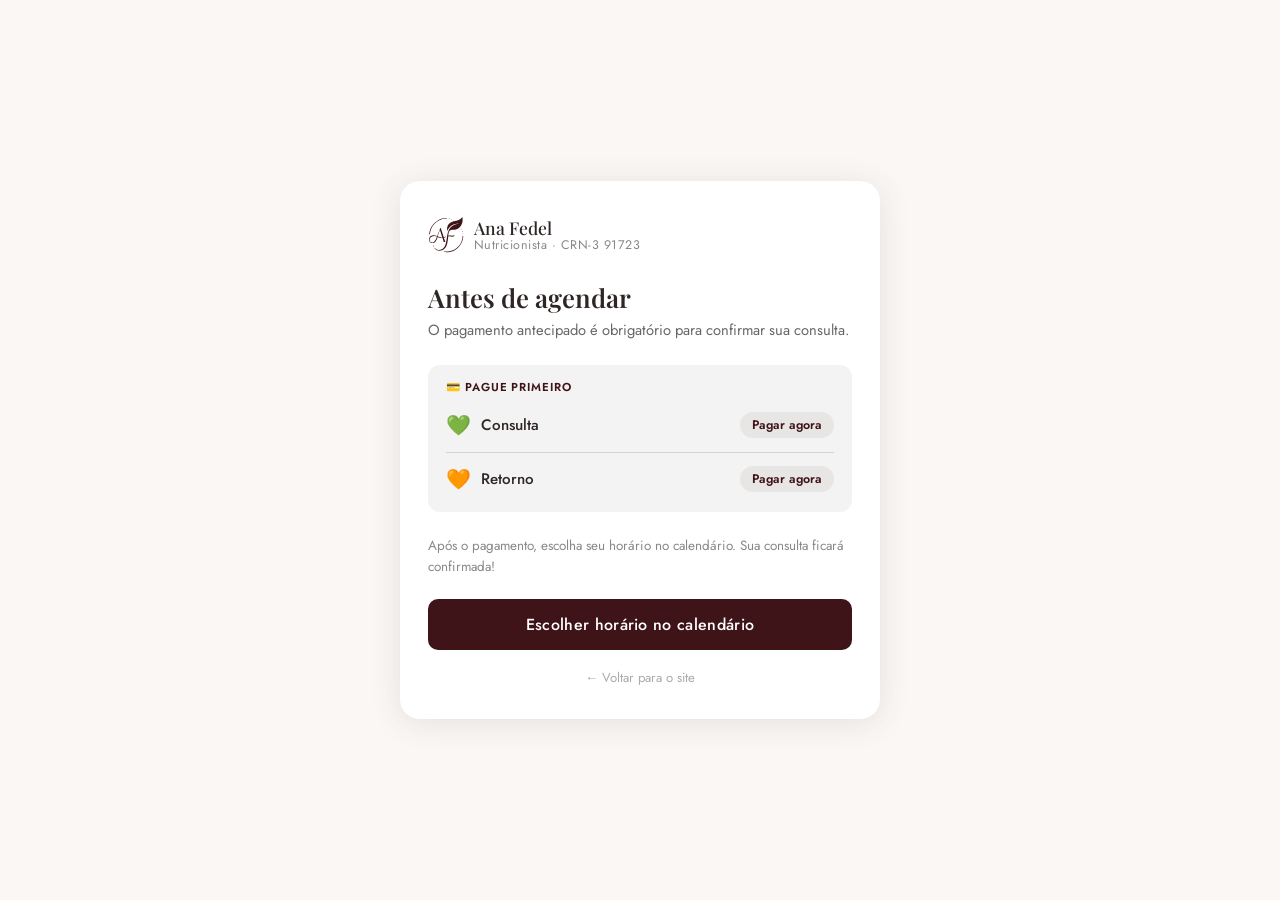
<file: agendar.html>
<!DOCTYPE html>
<html lang="pt-BR">
<head>
  <meta charset="UTF-8" />
  <meta name="viewport" content="width=device-width, initial-scale=1.0" />
  <meta name="robots" content="noindex, nofollow" />
  <title>Agendar Consulta | Ana Fedel Nutricionista</title>
  <link rel="icon" href="./img/logo-s.svg" type="image/svg+xml" />
  <link rel="preconnect" href="https://fonts.googleapis.com" />
  <link rel="preconnect" href="https://fonts.gstatic.com" crossorigin />
  <link href="https://fonts.googleapis.com/css2?family=Bricolage+Grotesque:opsz,wght@12..96,500;12..96,700;12..96,800&family=Playfair+Display:ital,wght@0,400;0,500;0,600;1,400;1,500;1,600&family=Jost:wght@300;400;500;600&display=swap" rel="stylesheet" />
  <style>
    *, *::before, *::after { box-sizing: border-box; margin: 0; padding: 0; }

    body {
      font-family: 'Jost', sans-serif;
      background: #faf7f5;
      min-height: 100svh;
      display: flex;
      flex-direction: column;
      align-items: center;
      justify-content: center;
      padding: 24px 16px;
    }

    .card {
      background: #fff;
      border-radius: 20px;
      max-width: 480px;
      width: 100%;
      padding: 36px 28px 32px;
      box-shadow: 0 4px 32px rgba(74, 64, 63, 0.12);
    }

    .logo {
      display: flex;
      align-items: center;
      gap: 10px;
      margin-bottom: 28px;
    }

    .logo img {
      height: 36px;
      width: auto;
    }

    .logo-name {
      font-family: 'Playfair Display', serif;
      font-size: 1.1rem;
      font-weight: 500;
      color: #2E2524;
      line-height: 1.2;
    }

    .logo-name span {
      display: block;
      font-size: 0.78rem;
      font-family: 'Jost', sans-serif;
      font-weight: 400;
      color: #888;
      letter-spacing: 0.04em;
    }

    h1 {
      font-family: 'Playfair Display', serif;
      font-size: 1.6rem;
      font-weight: 600;
      color: #2E2524;
      line-height: 1.25;
      margin-bottom: 6px;
    }

    .subtitle {
      font-size: 0.92rem;
      color: #666;
      margin-bottom: 24px;
      line-height: 1.5;
    }

    .notice-box {
      background: #F4F3F3;
      border-radius: 12px;
      padding: 6px 4px;
      margin-bottom: 24px;
    }

    .notice-label {
      font-size: 0.72rem;
      font-weight: 600;
      letter-spacing: 0.08em;
      text-transform: uppercase;
      color: #3E1418;
      padding: 8px 14px 4px;
    }

    .payment-item {
      display: flex;
      align-items: center;
      gap: 10px;
      padding: 12px 14px;
      text-decoration: none;
      color: #2E2524;
      border-radius: 8px;
      transition: background 0.15s;
    }

    .payment-item:hover {
      background: #E8E6E5;
    }

    .payment-item .icon {
      font-size: 1.25rem;
      flex-shrink: 0;
    }

    .payment-item .label {
      font-size: 0.95rem;
      font-weight: 500;
      flex: 1;
    }

    .payment-item .badge {
      font-size: 0.78rem;
      font-weight: 600;
      color: #3E1418;
      background: #E8E6E5;
      padding: 4px 12px;
      border-radius: 20px;
      white-space: nowrap;
      flex-shrink: 0;
    }

    .divider {
      border: none;
      border-top: 1px solid #D6D2D1;
      margin: 0 14px;
    }

    .confirm-note {
      font-size: 0.84rem;
      color: #888;
      margin-bottom: 22px;
      line-height: 1.55;
    }

    .btn-calendar {
      display: block;
      width: 100%;
      padding: 14px;
      background: #3E1418;
      color: #fff;
      border: none;
      border-radius: 10px;
      font-size: 1rem;
      font-family: 'Jost', sans-serif;
      font-weight: 500;
      cursor: pointer;
      text-align: center;
      text-decoration: none;
      letter-spacing: 0.02em;
      transition: background 0.15s, transform 0.1s;
    }

    .btn-calendar:hover {
      background: #3E1418;
    }

    .btn-calendar:active {
      transform: scale(0.98);
    }

    .footer-link {
      display: block;
      text-align: center;
      margin-top: 18px;
      font-size: 0.82rem;
      color: #aaa;
      text-decoration: none;
    }

    .footer-link:hover {
      color: #3E1418;
    }
  </style>
</head>
<body>
  <div class="card">
    <div class="logo">
      <img src="./img/logo-s.svg" alt="Logo Ana Fedel" onerror="this.style.display='none'">
      <div class="logo-name">
        Ana Fedel
        <span>Nutricionista · CRN-3 91723</span>
      </div>
    </div>

    <h1>Antes de agendar</h1>
    <p class="subtitle">O pagamento antecipado é obrigatório para confirmar sua consulta.</p>

    <div class="notice-box">
      <p class="notice-label">💳 Pague primeiro</p>

      <a class="payment-item" href="https://mpago.la/2sd8YVK" target="_blank" rel="noopener noreferrer">
        <span class="icon">💚</span>
        <span class="label">Consulta</span>
        <span class="badge">Pagar agora</span>
      </a>

      <hr class="divider">

      <a class="payment-item" href="https://mpago.la/2L66JX4" target="_blank" rel="noopener noreferrer">
        <span class="icon">🧡</span>
        <span class="label">Retorno</span>
        <span class="badge">Pagar agora</span>
      </a>
    </div>

    <p class="confirm-note">Após o pagamento, escolha seu horário no calendário. Sua consulta ficará confirmada!</p>

    <a class="btn-calendar" href="https://gaianutri.app/agendar/ana" target="_blank" rel="noopener noreferrer">
      Escolher horário no calendário
    </a>

    <a class="footer-link" href="https://www.anafedel.com">← Voltar para o site</a>
  </div>
</body>
</html>
</file>
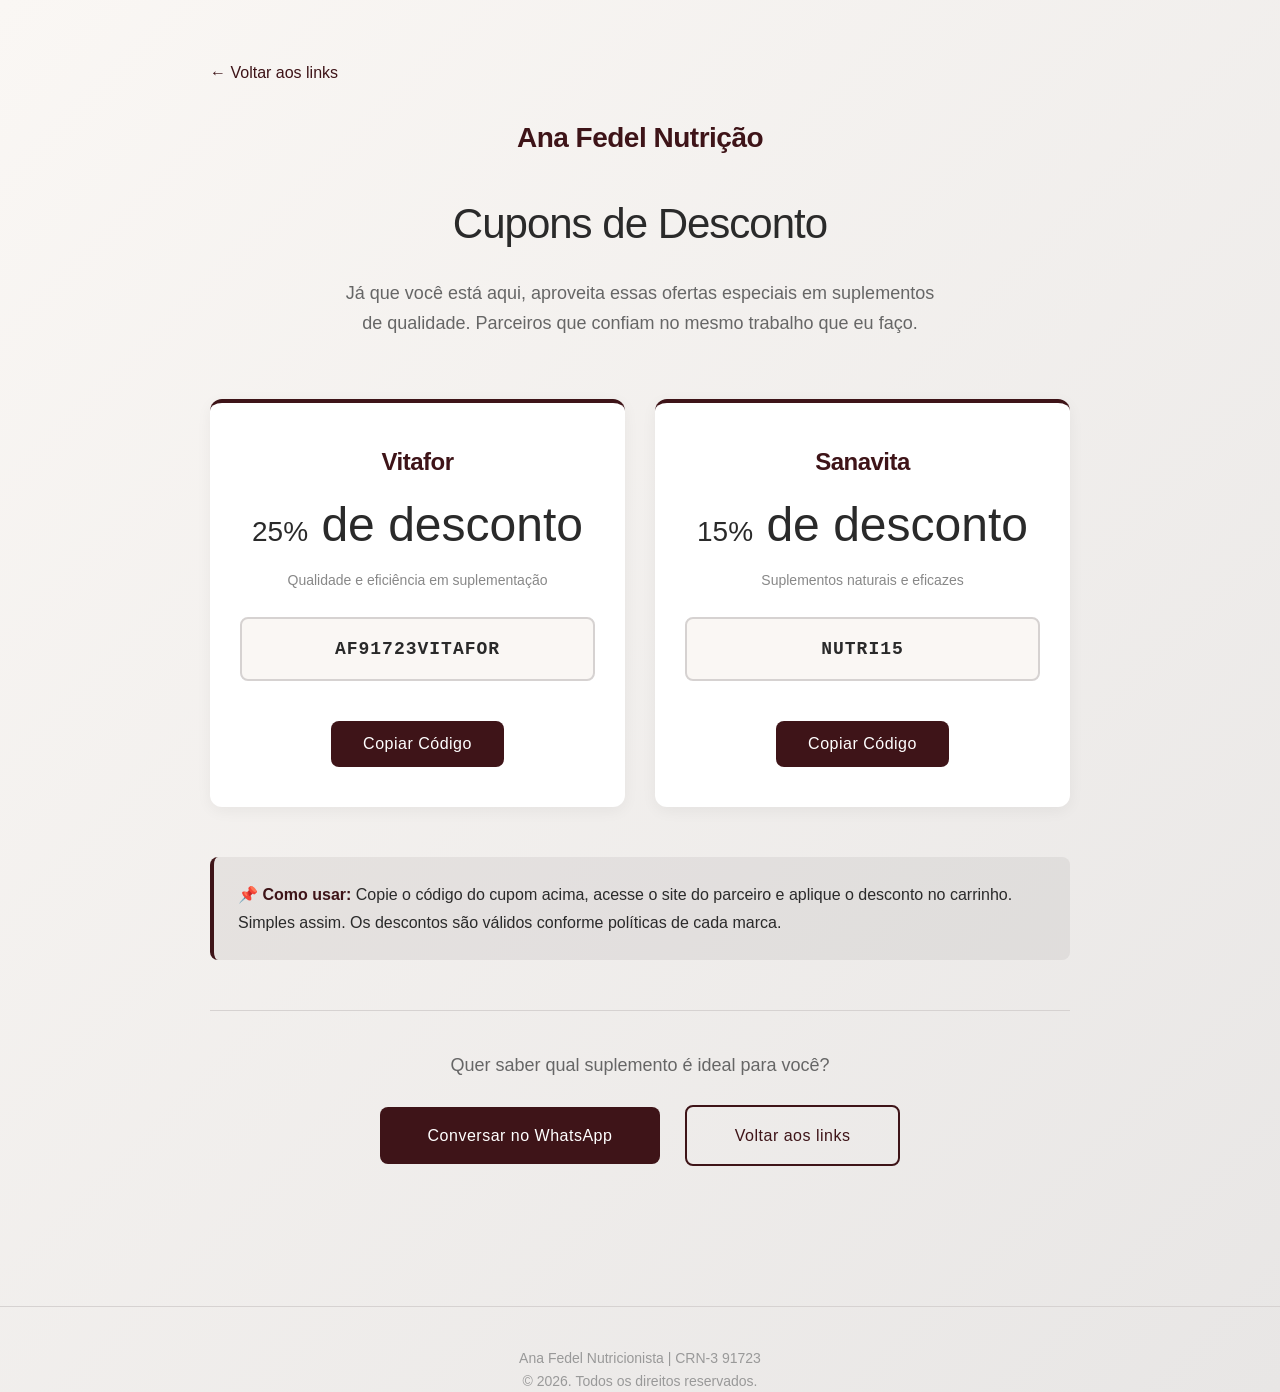
<file: cupons.html>
<!DOCTYPE html>
<html lang="pt-BR">
<head>
    <meta charset="UTF-8">
    <meta name="viewport" content="width=device-width, initial-scale=1.0">
    <title>Cupons de Desconto | Ana Fedel Nutrição</title>
    <style>
        * {
            margin: 0;
            padding: 0;
            box-sizing: border-box;
        }

        body {
            font-family: -apple-system, BlinkMacSystemFont, 'Segoe UI', 'Roboto', 'Oxygen', 'Ubuntu', 'Cantarell', sans-serif;
            background: linear-gradient(135deg, #FAF7F4 0%, #E8E6E5 100%);
            color: #2a2a2a;
            line-height: 1.6;
        }

        .container {
            max-width: 900px;
            margin: 0 auto;
            padding: 60px 20px;
        }

        header {
            text-align: center;
            margin-bottom: 60px;
        }

        .logo {
            font-size: 28px;
            font-weight: 600;
            color: #3E1418;
            margin-bottom: 30px;
            letter-spacing: -0.5px;
        }

        h1 {
            font-size: 42px;
            font-weight: 300;
            color: #2a2a2a;
            margin-bottom: 20px;
            letter-spacing: -1px;
        }

        .subtitle {
            font-size: 18px;
            color: #666;
            max-width: 600px;
            margin: 0 auto 50px;
            line-height: 1.7;
        }

        .cupons-grid {
            display: grid;
            grid-template-columns: repeat(auto-fit, minmax(320px, 1fr));
            gap: 30px;
            margin-bottom: 50px;
        }

        .cupom-card {
            background: white;
            border-radius: 12px;
            padding: 40px 30px;
            text-align: center;
            box-shadow: 0 4px 15px rgba(0, 0, 0, 0.05);
            transition: transform 0.3s ease, box-shadow 0.3s ease;
            border-top: 4px solid #3E1418;
        }

        .cupom-card:hover {
            transform: translateY(-5px);
            box-shadow: 0 8px 25px rgba(74, 64, 63, 0.12);
        }

        .marca-nome {
            font-size: 24px;
            font-weight: 600;
            color: #3E1418;
            margin-bottom: 15px;
            letter-spacing: -0.5px;
        }

        .desconto {
            font-size: 48px;
            font-weight: 300;
            color: #2a2a2a;
            margin: 20px 0;
            line-height: 1;
        }

        .desconto span {
            font-size: 28px;
            font-weight: 400;
        }

        .cupom-codigo {
            background: #FAF7F4;
            border: 2px solid #D6D2D1;
            border-radius: 8px;
            padding: 16px;
            margin: 25px 0;
            font-family: 'Courier New', monospace;
            font-size: 18px;
            font-weight: 600;
            letter-spacing: 1px;
            color: #2a2a2a;
            word-break: break-all;
            cursor: pointer;
            transition: all 0.3s ease;
        }

        .cupom-codigo:hover {
            background: #D6D2D1;
            border-color: #3E1418;
        }

        .descricao-cupom {
            font-size: 14px;
            color: #888;
            margin-bottom: 20px;
            line-height: 1.6;
        }

        .botao-copiar {
            background: #3E1418;
            color: white;
            border: none;
            padding: 14px 32px;
            border-radius: 8px;
            font-size: 16px;
            font-weight: 500;
            cursor: pointer;
            transition: all 0.3s ease;
            margin-top: 15px;
            letter-spacing: 0.5px;
        }

        .botao-copiar:hover {
            background: #2A0D10;
            transform: translateY(-2px);
        }

        .botao-copiar.copiado {
            background: #7cb342;
        }

        .info-box {
            background: rgba(74, 64, 63, 0.08);
            border-left: 4px solid #3E1418;
            padding: 24px;
            border-radius: 8px;
            margin: 40px 0;
            font-size: 16px;
            line-height: 1.7;
            color: #2a2a2a;
        }

        .info-box strong {
            color: #3E1418;
        }

        .cta-section {
            text-align: center;
            margin-top: 50px;
            padding-top: 40px;
            border-top: 1px solid #D6D2D1;
        }

        .cta-texto {
            font-size: 18px;
            color: #666;
            margin-bottom: 25px;
        }

        .botao-primario {
            display: inline-block;
            background: #3E1418;
            color: white;
            padding: 16px 48px;
            border-radius: 8px;
            text-decoration: none;
            font-weight: 500;
            transition: all 0.3s ease;
            letter-spacing: 0.5px;
            margin: 0 10px;
            border: none;
            cursor: pointer;
            font-size: 16px;
        }

        .botao-primario:hover {
            background: #2A0D10;
            transform: translateY(-3px);
            box-shadow: 0 8px 20px rgba(74, 64, 63, 0.25);
        }

        .botao-secundario {
            display: inline-block;
            background: transparent;
            color: #3E1418;
            padding: 16px 48px;
            border: 2px solid #3E1418;
            border-radius: 8px;
            text-decoration: none;
            font-weight: 500;
            transition: all 0.3s ease;
            letter-spacing: 0.5px;
            margin: 0 10px;
            cursor: pointer;
            font-size: 16px;
        }

        .botao-secundario:hover {
            background: #3E1418;
            color: white;
        }

        footer {
            text-align: center;
            margin-top: 80px;
            padding-top: 40px;
            border-top: 1px solid #D6D2D1;
            font-size: 14px;
            color: #999;
        }

        .voltar-link {
            display: inline-block;
            margin-bottom: 30px;
            color: #3E1418;
            text-decoration: none;
            font-weight: 500;
            transition: color 0.3s ease;
        }

        .voltar-link:hover {
            color: #2A0D10;
        }

        @media (max-width: 768px) {
            h1 {
                font-size: 32px;
            }

            .desconto {
                font-size: 36px;
            }

            .cupons-grid {
                grid-template-columns: 1fr;
            }

            .container {
                padding: 40px 20px;
            }
        }

        .toast {
            position: fixed;
            bottom: 30px;
            right: 30px;
            background: #7cb342;
            color: white;
            padding: 16px 24px;
            border-radius: 8px;
            font-size: 14px;
            font-weight: 500;
            opacity: 0;
            transform: translateY(20px);
            transition: all 0.3s ease;
            z-index: 1000;
        }

        .toast.show {
            opacity: 1;
            transform: translateY(0);
        }
    </style>
</head>
<body>
    <div class="container">
        <a href="links.html" class="voltar-link">← Voltar aos links</a>

        <header>
            <div class="logo">Ana Fedel Nutrição</div>
            <h1>Cupons de Desconto</h1>
            <p class="subtitle">Já que você está aqui, aproveita essas ofertas especiais em suplementos de qualidade. Parceiros que confiam no mesmo trabalho que eu faço.</p>
        </header>

        <div class="cupons-grid">
            <div class="cupom-card">
                <div class="marca-nome">Vitafor</div>
                <div class="desconto"><span>25%</span> de desconto</div>
                <p class="descricao-cupom">Qualidade e eficiência em suplementação</p>
                <div class="cupom-codigo" onclick="copiarCupom(this, 'AF91723VITAFOR')">
                    AF91723VITAFOR
                </div>
                <button class="botao-copiar" onclick="copiarCupom(this.previousElementSibling, 'AF91723VITAFOR')">
                    Copiar Código
                </button>
            </div>

            <div class="cupom-card">
                <div class="marca-nome">Sanavita</div>
                <div class="desconto"><span>15%</span> de desconto</div>
                <p class="descricao-cupom">Suplementos naturais e eficazes</p>
                <div class="cupom-codigo" onclick="copiarCupom(this, 'NUTRI15')">
                    NUTRI15
                </div>
                <button class="botao-copiar" onclick="copiarCupom(this.previousElementSibling, 'NUTRI15')">
                    Copiar Código
                </button>
            </div>
        </div>

        <div class="info-box">
            <strong>📌 Como usar:</strong> Copie o código do cupom acima, acesse o site do parceiro e aplique o desconto no carrinho. Simples assim. Os descontos são válidos conforme políticas de cada marca.
        </div>

        <div class="cta-section">
            <p class="cta-texto">Quer saber qual suplemento é ideal para você?</p>
            <a href="https://wa.me/5519992591776?text=Ol%C3%A1%2C%20Ana!%20Vi%20seus%20cupons%20e%20gostaria%20de%20saber%20qual%20suplemento%20escolher." class="botao-primario">Conversar no WhatsApp</a>
            <a href="links.html" class="botao-secundario">Voltar aos links</a>
        </div>
    </div>

    <div id="toast" class="toast"></div>

    <footer>
        <p>Ana Fedel Nutricionista | CRN-3 91723</p>
        <p>© 2026. Todos os direitos reservados.</p>
    </footer>

    <script>
        function copiarCupom(elemento, codigo) {
            navigator.clipboard.writeText(codigo).then(() => {
                // Feedback visual no botão
                const botao = elemento.nextElementSibling;
                const textoOriginal = botao.textContent;
                botao.textContent = '✓ Copiado!';
                botao.classList.add('copiado');

                // Toast notification
                const toast = document.getElementById('toast');
                toast.textContent = `Cupom "${codigo}" copiado com sucesso!`;
                toast.classList.add('show');

                setTimeout(() => {
                    botao.textContent = textoOriginal;
                    botao.classList.remove('copiado');
                }, 2000);

                setTimeout(() => {
                    toast.classList.remove('show');
                }, 3000);
            });
        }
    </script>
</body>
</html>
</file>
